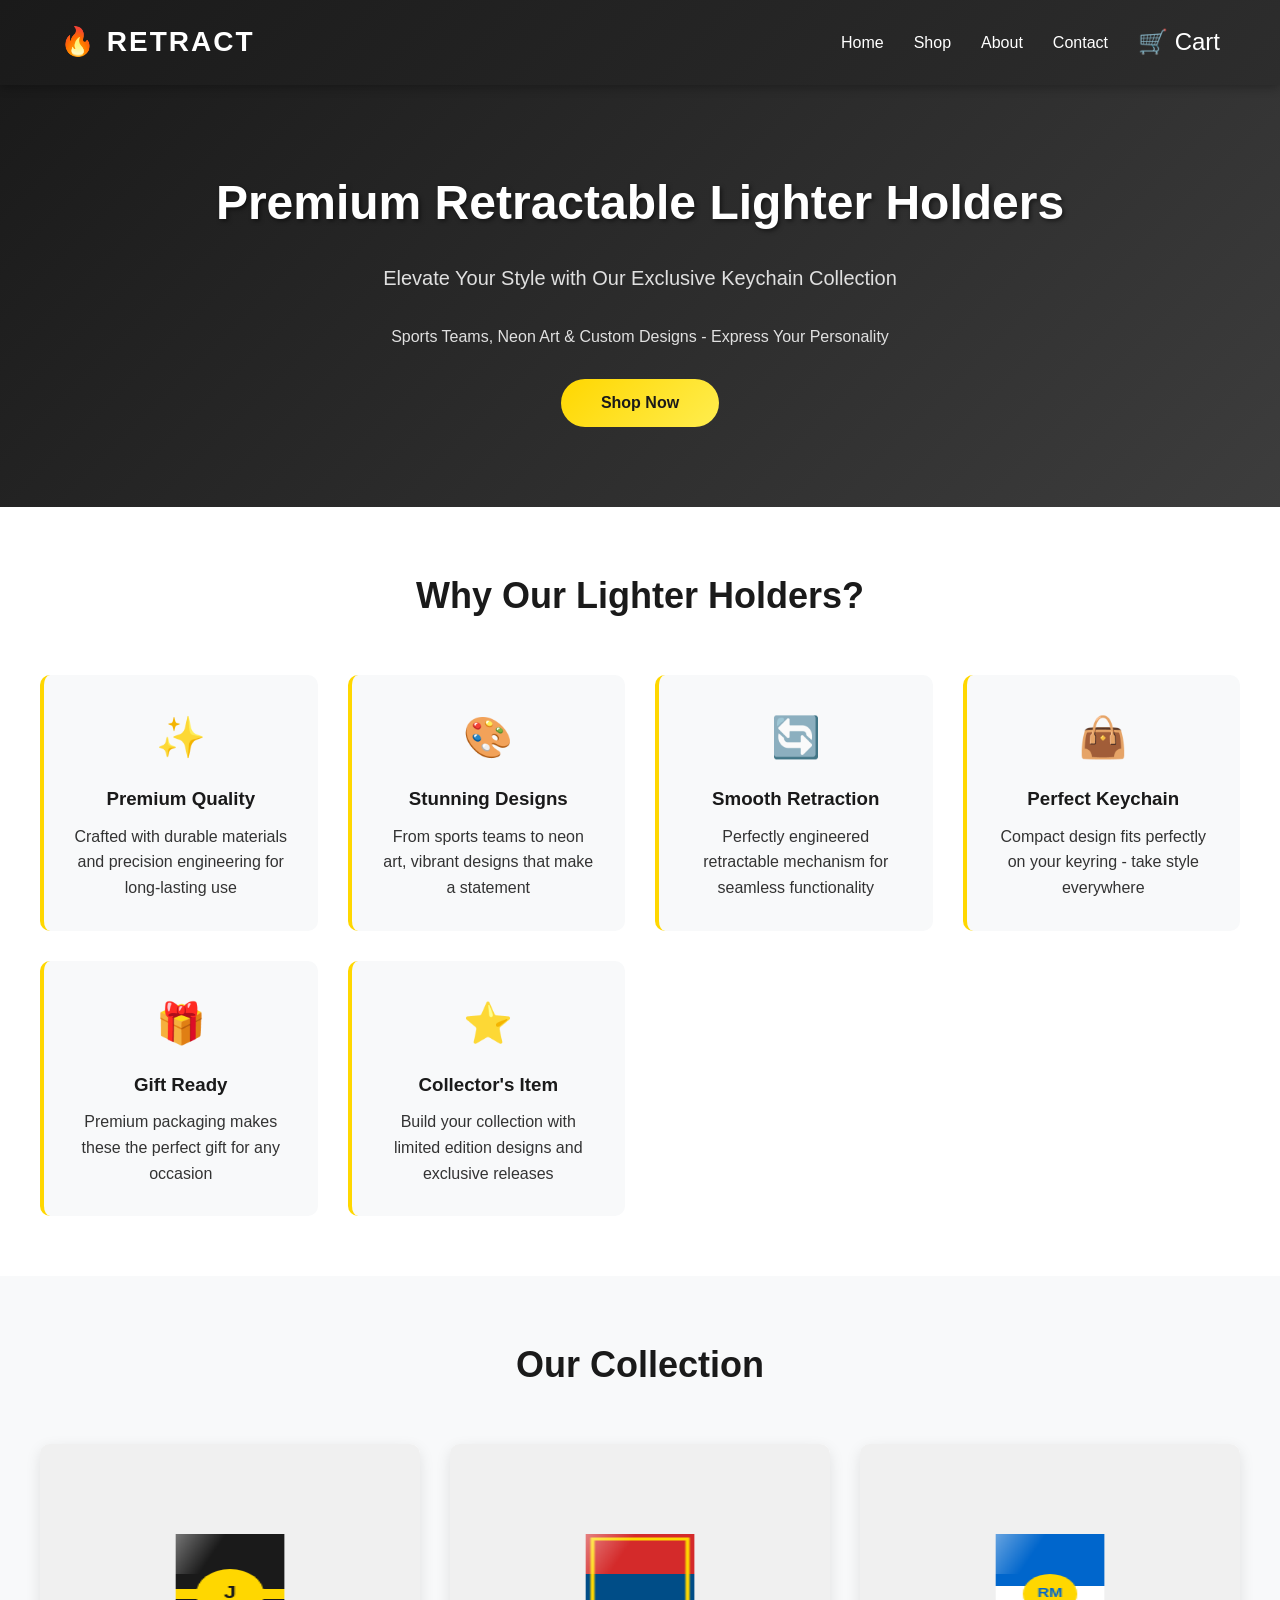
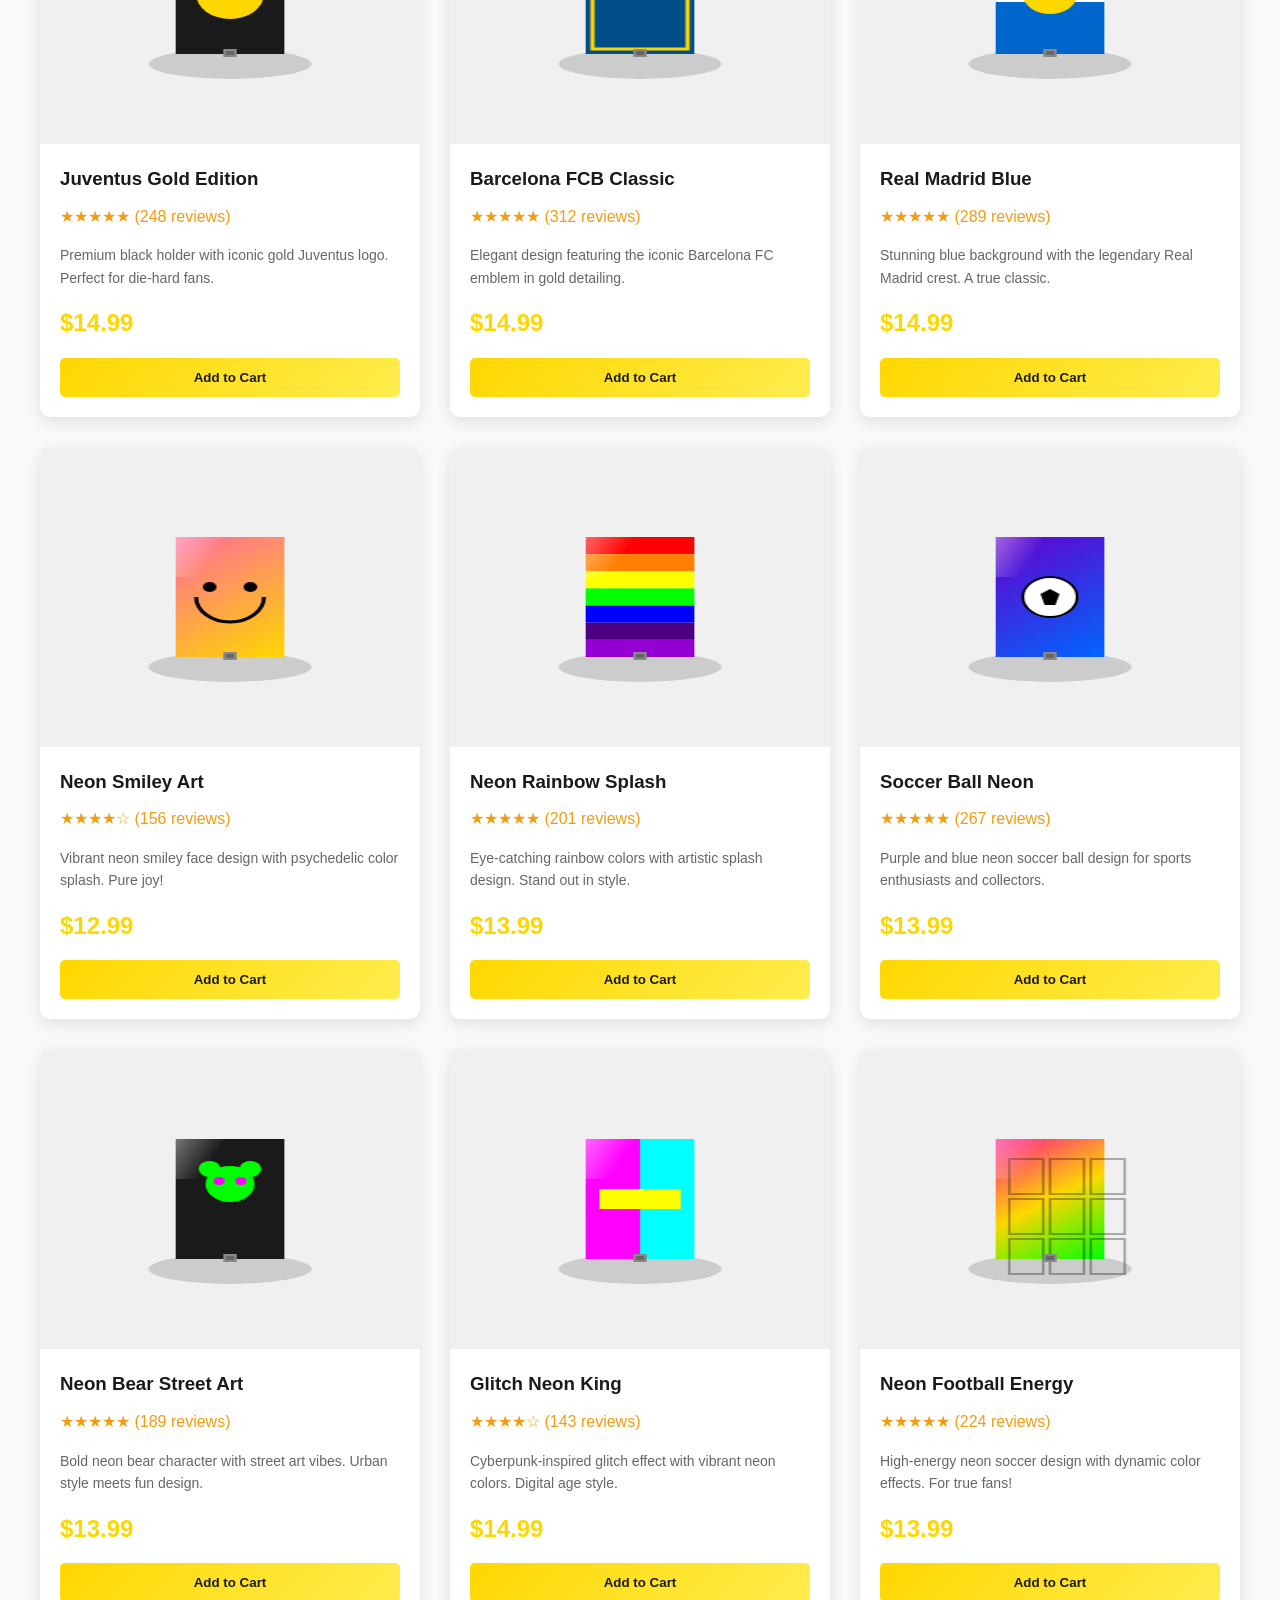
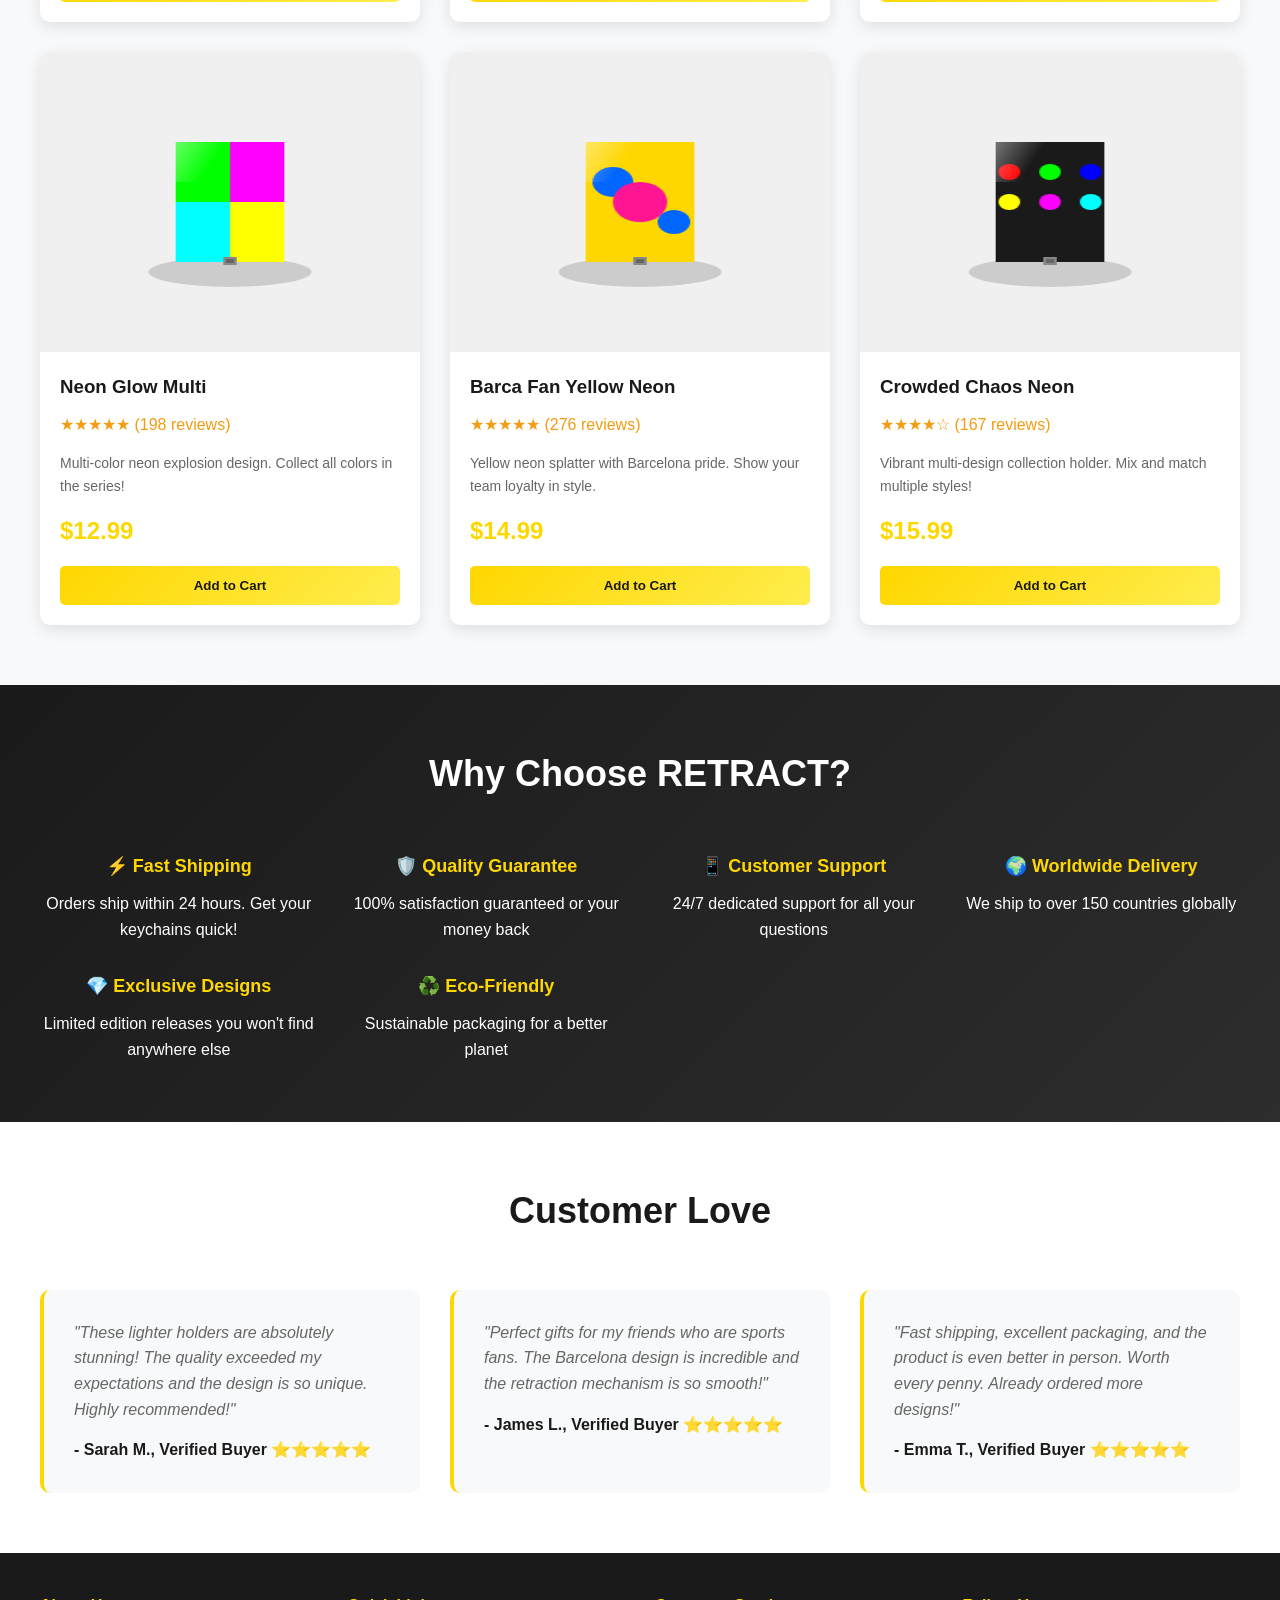
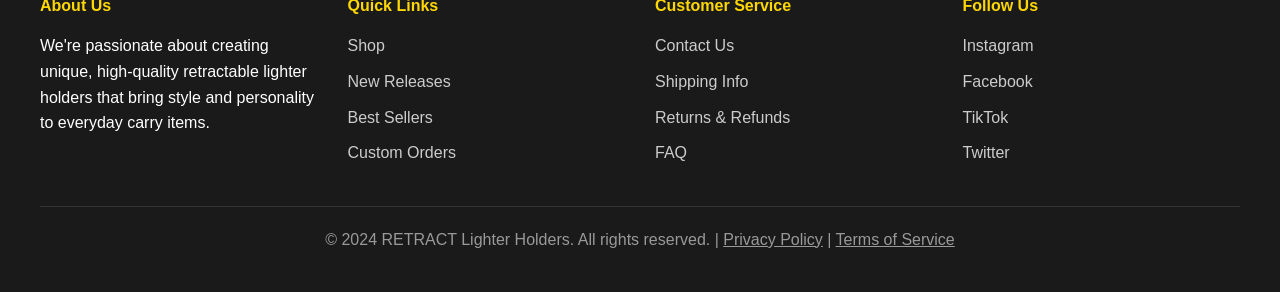
<file: index.html>
<!DOCTYPE html>
<html lang="en">
<head>
    <meta charset="UTF-8">
    <meta name="viewport" content="width=device-width, initial-scale=1.0">
    <title>Retract Lighter Holders - Premium Keychain Collection</title>
    <style>
        * {
            margin: 0;
            padding: 0;
            box-sizing: border-box;
        }

        body {
            font-family: 'Segoe UI', Tahoma, Geneva, Verdana, sans-serif;
            line-height: 1.6;
            color: #333;
            background-color: #f8f9fa;
        }

        header {
            background: linear-gradient(135deg, #1a1a1a 0%, #2d2d2d 100%);
            color: white;
            padding: 20px 0;
            position: sticky;
            top: 0;
            z-index: 1000;
            box-shadow: 0 2px 10px rgba(0,0,0,0.3);
        }

        .header-container {
            max-width: 1200px;
            margin: 0 auto;
            padding: 0 20px;
            display: flex;
            justify-content: space-between;
            align-items: center;
        }

        .logo {
            font-size: 28px;
            font-weight: bold;
            letter-spacing: 2px;
        }

        .nav-links {
            display: flex;
            gap: 30px;
            align-items: center;
        }

        .nav-links a {
            color: white;
            text-decoration: none;
            transition: color 0.3s;
        }

        .nav-links a:hover {
            color: #ffd700;
        }

        .cart-icon {
            font-size: 24px;
            cursor: pointer;
        }

        .hero {
            background: linear-gradient(135deg, #1a1a1a 0%, #3d3d3d 100%);
            color: white;
            padding: 80px 20px;
            text-align: center;
        }

        .hero-container {
            max-width: 1200px;
            margin: 0 auto;
        }

        .hero h1 {
            font-size: 48px;
            margin-bottom: 20px;
            text-shadow: 2px 2px 4px rgba(0,0,0,0.5);
        }

        .hero p {
            font-size: 20px;
            margin-bottom: 30px;
            color: #e0e0e0;
        }

        .cta-button {
            display: inline-block;
            background: linear-gradient(135deg, #ffd700 0%, #ffed4e 100%);
            color: #1a1a1a;
            padding: 15px 40px;
            border-radius: 50px;
            text-decoration: none;
            font-weight: bold;
            font-size: 16px;
            transition: transform 0.3s, box-shadow 0.3s;
            border: none;
            cursor: pointer;
        }

        .cta-button:hover {
            transform: translateY(-2px);
            box-shadow: 0 10px 25px rgba(255, 215, 0, 0.3);
        }

        .features {
            background: white;
            padding: 60px 20px;
        }

        .features-container {
            max-width: 1200px;
            margin: 0 auto;
        }

        .section-title {
            text-align: center;
            font-size: 36px;
            margin-bottom: 50px;
            color: #1a1a1a;
        }

        .features-grid {
            display: grid;
            grid-template-columns: repeat(auto-fit, minmax(250px, 1fr));
            gap: 30px;
        }

        .feature-card {
            background: #f8f9fa;
            padding: 30px;
            border-radius: 10px;
            text-align: center;
            transition: transform 0.3s, box-shadow 0.3s;
            border-left: 4px solid #ffd700;
        }

        .feature-card:hover {
            transform: translateY(-5px);
            box-shadow: 0 10px 30px rgba(0,0,0,0.1);
        }

        .feature-icon {
            font-size: 40px;
            margin-bottom: 15px;
        }

        .feature-card h3 {
            margin-bottom: 10px;
            color: #1a1a1a;
        }

        .products {
            padding: 60px 20px;
            background: #f8f9fa;
        }

        .products-container {
            max-width: 1200px;
            margin: 0 auto;
        }

        .products-grid {
            display: grid;
            grid-template-columns: repeat(auto-fill, minmax(280px, 1fr));
            gap: 30px;
        }

        .product-card {
            background: white;
            border-radius: 10px;
            overflow: hidden;
            box-shadow: 0 5px 15px rgba(0,0,0,0.1);
            transition: transform 0.3s, box-shadow 0.3s;
        }

        .product-card:hover {
            transform: translateY(-10px);
            box-shadow: 0 15px 30px rgba(0,0,0,0.2);
        }

        .product-image {
            width: 100%;
            height: 300px;
            background: linear-gradient(135deg, #f0f0f0 0%, #ffffff 100%);
            display: flex;
            align-items: center;
            justify-content: center;
            position: relative;
            overflow: hidden;
        }

        .product-image canvas {
            width: 100%;
            height: 100%;
        }

        .product-info {
            padding: 20px;
        }

        .product-info h3 {
            margin-bottom: 10px;
            color: #1a1a1a;
        }

        .product-info p {
            color: #666;
            margin-bottom: 15px;
            font-size: 14px;
        }

        .product-price {
            font-size: 24px;
            font-weight: bold;
            color: #ffd700;
            margin-bottom: 15px;
        }

        .product-rating {
            color: #f39c12;
            margin-bottom: 15px;
        }

        .add-to-cart {
            width: 100%;
            background: linear-gradient(135deg, #ffd700 0%, #ffed4e 100%);
            color: #1a1a1a;
            border: none;
            padding: 12px;
            border-radius: 5px;
            font-weight: bold;
            cursor: pointer;
            transition: transform 0.2s;
        }

        .add-to-cart:hover {
            transform: scale(1.05);
        }

        .why-choose {
            background: linear-gradient(135deg, #1a1a1a 0%, #2d2d2d 100%);
            color: white;
            padding: 60px 20px;
        }

        .why-choose-container {
            max-width: 1200px;
            margin: 0 auto;
        }

        .why-choose .section-title {
            color: white;
        }

        .why-grid {
            display: grid;
            grid-template-columns: repeat(auto-fit, minmax(250px, 1fr));
            gap: 30px;
        }

        .why-item {
            text-align: center;
        }

        .why-item h4 {
            margin-bottom: 10px;
            color: #ffd700;
            font-size: 18px;
        }

        .testimonials {
            background: white;
            padding: 60px 20px;
        }

        .testimonials-container {
            max-width: 1200px;
            margin: 0 auto;
        }

        .testimonials-grid {
            display: grid;
            grid-template-columns: repeat(auto-fit, minmax(300px, 1fr));
            gap: 30px;
        }

        .testimonial-card {
            background: #f8f9fa;
            padding: 30px;
            border-radius: 10px;
            border-left: 4px solid #ffd700;
        }

        .testimonial-text {
            margin-bottom: 15px;
            font-style: italic;
            color: #666;
        }

        .testimonial-author {
            font-weight: bold;
            color: #1a1a1a;
        }

        footer {
            background: #1a1a1a;
            color: white;
            padding: 40px 20px;
            text-align: center;
        }

        .footer-container {
            max-width: 1200px;
            margin: 0 auto;
        }

        .footer-content {
            display: grid;
            grid-template-columns: repeat(auto-fit, minmax(250px, 1fr));
            gap: 30px;
            margin-bottom: 30px;
            text-align: left;
        }

        .footer-section h4 {
            color: #ffd700;
            margin-bottom: 15px;
        }

        .footer-section ul {
            list-style: none;
        }

        .footer-section ul li {
            margin-bottom: 10px;
        }

        .footer-section a {
            color: #ccc;
            text-decoration: none;
            transition: color 0.3s;
        }

        .footer-section a:hover {
            color: #ffd700;
        }

        .footer-bottom {
            border-top: 1px solid #333;
            padding-top: 20px;
            color: #999;
        }

        @media (max-width: 768px) {
            .hero h1 { font-size: 32px; }
            .hero p { font-size: 16px; }
            .nav-links { gap: 15px; font-size: 14px; }
            .products-grid { grid-template-columns: repeat(auto-fill, minmax(200px, 1fr)); gap: 20px; }
            .product-image { height: 200px; }
            .section-title { font-size: 28px; }
        }

        @keyframes fadeIn {
            from { opacity: 0; transform: translateY(20px); }
            to { opacity: 1; transform: translateY(0); }
        }

        .product-card { animation: fadeIn 0.6s ease-out forwards; }
        .product-card:nth-child(n) { animation-delay: calc(0.1s * var(--index)); }
    </style>
</head>
<body>
    <header>
        <div class="header-container">
            <div class="logo">🔥 RETRACT</div>
            <nav class="nav-links">
                <a href="#home">Home</a>
                <a href="#products">Shop</a>
                <a href="#about">About</a>
                <a href="#contact">Contact</a>
                <span class="cart-icon">🛒 Cart</span>
            </nav>
        </div>
    </header>

    <section class="hero" id="home">
        <div class="hero-container">
            <h1>Premium Retractable Lighter Holders</h1>
            <p>Elevate Your Style with Our Exclusive Keychain Collection</p>
            <p style="font-size: 16px; margin-bottom: 30px;">Sports Teams, Neon Art & Custom Designs - Express Your Personality</p>
            <button class="cta-button">Shop Now</button>
        </div>
    </section>

    <section class="features">
        <div class="features-container">
            <h2 class="section-title">Why Our Lighter Holders?</h2>
            <div class="features-grid">
                <div class="feature-card">
                    <div class="feature-icon">✨</div>
                    <h3>Premium Quality</h3>
                    <p>Crafted with durable materials and precision engineering for long-lasting use</p>
                </div>
                <div class="feature-card">
                    <div class="feature-icon">🎨</div>
                    <h3>Stunning Designs</h3>
                    <p>From sports teams to neon art, vibrant designs that make a statement</p>
                </div>
                <div class="feature-card">
                    <div class="feature-icon">🔄</div>
                    <h3>Smooth Retraction</h3>
                    <p>Perfectly engineered retractable mechanism for seamless functionality</p>
                </div>
                <div class="feature-card">
                    <div class="feature-icon">👜</div>
                    <h3>Perfect Keychain</h3>
                    <p>Compact design fits perfectly on your keyring - take style everywhere</p>
                </div>
                <div class="feature-card">
                    <div class="feature-icon">🎁</div>
                    <h3>Gift Ready</h3>
                    <p>Premium packaging makes these the perfect gift for any occasion</p>
                </div>
                <div class="feature-card">
                    <div class="feature-icon">⭐</div>
                    <h3>Collector's Item</h3>
                    <p>Build your collection with limited edition designs and exclusive releases</p>
                </div>
            </div>
        </div>
    </section>

    <section class="products" id="products">
        <div class="products-container">
            <h2 class="section-title">Our Collection</h2>
            <div class="products-grid">
                <div class="product-card"><div class="product-image"><canvas id="canvas-1" width="280" height="300"></canvas></div><div class="product-info"><h3>Juventus Gold Edition</h3><div class="product-rating">★★★★★ (248 reviews)</div><p>Premium black holder with iconic gold Juventus logo. Perfect for die-hard fans.</p><div class="product-price">$14.99</div><button class="add-to-cart">Add to Cart</button></div></div>
                <div class="product-card"><div class="product-image"><canvas id="canvas-2" width="280" height="300"></canvas></div><div class="product-info"><h3>Barcelona FCB Classic</h3><div class="product-rating">★★★★★ (312 reviews)</div><p>Elegant design featuring the iconic Barcelona FC emblem in gold detailing.</p><div class="product-price">$14.99</div><button class="add-to-cart">Add to Cart</button></div></div>
                <div class="product-card"><div class="product-image"><canvas id="canvas-3" width="280" height="300"></canvas></div><div class="product-info"><h3>Real Madrid Blue</h3><div class="product-rating">★★★★★ (289 reviews)</div><p>Stunning blue background with the legendary Real Madrid crest. A true classic.</p><div class="product-price">$14.99</div><button class="add-to-cart">Add to Cart</button></div></div>
                <div class="product-card"><div class="product-image"><canvas id="canvas-4" width="280" height="300"></canvas></div><div class="product-info"><h3>Neon Smiley Art</h3><div class="product-rating">★★★★☆ (156 reviews)</div><p>Vibrant neon smiley face design with psychedelic color splash. Pure joy!</p><div class="product-price">$12.99</div><button class="add-to-cart">Add to Cart</button></div></div>
                <div class="product-card"><div class="product-image"><canvas id="canvas-5" width="280" height="300"></canvas></div><div class="product-info"><h3>Neon Rainbow Splash</h3><div class="product-rating">★★★★★ (201 reviews)</div><p>Eye-catching rainbow colors with artistic splash design. Stand out in style.</p><div class="product-price">$13.99</div><button class="add-to-cart">Add to Cart</button></div></div>
                <div class="product-card"><div class="product-image"><canvas id="canvas-6" width="280" height="300"></canvas></div><div class="product-info"><h3>Soccer Ball Neon</h3><div class="product-rating">★★★★★ (267 reviews)</div><p>Purple and blue neon soccer ball design for sports enthusiasts and collectors.</p><div class="product-price">$13.99</div><button class="add-to-cart">Add to Cart</button></div></div>
                <div class="product-card"><div class="product-image"><canvas id="canvas-7" width="280" height="300"></canvas></div><div class="product-info"><h3>Neon Bear Street Art</h3><div class="product-rating">★★★★★ (189 reviews)</div><p>Bold neon bear character with street art vibes. Urban style meets fun design.</p><div class="product-price">$13.99</div><button class="add-to-cart">Add to Cart</button></div></div>
                <div class="product-card"><div class="product-image"><canvas id="canvas-8" width="280" height="300"></canvas></div><div class="product-info"><h3>Glitch Neon King</h3><div class="product-rating">★★★★☆ (143 reviews)</div><p>Cyberpunk-inspired glitch effect with vibrant neon colors. Digital age style.</p><div class="product-price">$14.99</div><button class="add-to-cart">Add to Cart</button></div></div>
                <div class="product-card"><div class="product-image"><canvas id="canvas-9" width="280" height="300"></canvas></div><div class="product-info"><h3>Neon Football Energy</h3><div class="product-rating">★★★★★ (224 reviews)</div><p>High-energy neon soccer design with dynamic color effects. For true fans!</p><div class="product-price">$13.99</div><button class="add-to-cart">Add to Cart</button></div></div>
                <div class="product-card"><div class="product-image"><canvas id="canvas-10" width="280" height="300"></canvas></div><div class="product-info"><h3>Neon Glow Multi</h3><div class="product-rating">★★★★★ (198 reviews)</div><p>Multi-color neon explosion design. Collect all colors in the series!</p><div class="product-price">$12.99</div><button class="add-to-cart">Add to Cart</button></div></div>
                <div class="product-card"><div class="product-image"><canvas id="canvas-11" width="280" height="300"></canvas></div><div class="product-info"><h3>Barca Fan Yellow Neon</h3><div class="product-rating">★★★★★ (276 reviews)</div><p>Yellow neon splatter with Barcelona pride. Show your team loyalty in style.</p><div class="product-price">$14.99</div><button class="add-to-cart">Add to Cart</button></div></div>
                <div class="product-card"><div class="product-image"><canvas id="canvas-12" width="280" height="300"></canvas></div><div class="product-info"><h3>Crowded Chaos Neon</h3><div class="product-rating">★★★★☆ (167 reviews)</div><p>Vibrant multi-design collection holder. Mix and match multiple styles!</p><div class="product-price">$15.99</div><button class="add-to-cart">Add to Cart</button></div></div>
            </div>
        </div>
    </section>

    <section class="why-choose" id="about">
        <div class="why-choose-container">
            <h2 class="section-title">Why Choose RETRACT?</h2>
            <div class="why-grid">
                <div class="why-item"><h4>⚡ Fast Shipping</h4><p>Orders ship within 24 hours. Get your keychains quick!</p></div>
                <div class="why-item"><h4>🛡️ Quality Guarantee</h4><p>100% satisfaction guaranteed or your money back</p></div>
                <div class="why-item"><h4>📱 Customer Support</h4><p>24/7 dedicated support for all your questions</p></div>
                <div class="why-item"><h4>🌍 Worldwide Delivery</h4><p>We ship to over 150 countries globally</p></div>
                <div class="why-item"><h4>💎 Exclusive Designs</h4><p>Limited edition releases you won't find anywhere else</p></div>
                <div class="why-item"><h4>♻️ Eco-Friendly</h4><p>Sustainable packaging for a better planet</p></div>
            </div>
        </div>
    </section>

    <section class="testimonials">
        <div class="testimonials-container">
            <h2 class="section-title">Customer Love</h2>
            <div class="testimonials-grid">
                <div class="testimonial-card"><div class="testimonial-text">"These lighter holders are absolutely stunning! The quality exceeded my expectations and the design is so unique. Highly recommended!"</div><div class="testimonial-author">- Sarah M., Verified Buyer ⭐⭐⭐⭐⭐</div></div>
                <div class="testimonial-card"><div class="testimonial-text">"Perfect gifts for my friends who are sports fans. The Barcelona design is incredible and the retraction mechanism is so smooth!"</div><div class="testimonial-author">- James L., Verified Buyer ⭐⭐⭐⭐⭐</div></div>
                <div class="testimonial-card"><div class="testimonial-text">"Fast shipping, excellent packaging, and the product is even better in person. Worth every penny. Already ordered more designs!"</div><div class="testimonial-author">- Emma T., Verified Buyer ⭐⭐⭐⭐⭐</div></div>
            </div>
        </div>
    </section>

    <footer id="contact">
        <div class="footer-container">
            <div class="footer-content">
                <div class="footer-section"><h4>About Us</h4><p>We're passionate about creating unique, high-quality retractable lighter holders that bring style and personality to everyday carry items.</p></div>
                <div class="footer-section"><h4>Quick Links</h4><ul><li><a href="#products">Shop</a></li><li><a href="#">New Releases</a></li><li><a href="#">Best Sellers</a></li><li><a href="#">Custom Orders</a></li></ul></div>
                <div class="footer-section"><h4>Customer Service</h4><ul><li><a href="#">Contact Us</a></li><li><a href="#">Shipping Info</a></li><li><a href="#">Returns & Refunds</a></li><li><a href="#">FAQ</a></li></ul></div>
                <div class="footer-section"><h4>Follow Us</h4><ul><li><a href="#">Instagram</a></li><li><a href="#">Facebook</a></li><li><a href="#">TikTok</a></li><li><a href="#">Twitter</a></li></ul></div>
            </div>
            <div class="footer-bottom"><p>&copy; 2024 RETRACT Lighter Holders. All rights reserved. | <a href="#" style="color: #999;">Privacy Policy</a> | <a href="#" style="color: #999;">Terms of Service</a></p></div>
        </div>
    </footer>

    <script>
        function drawLighterHolder(canvasId, designType) {
            const canvas = document.getElementById(canvasId);
            const ctx = canvas.getContext('2d');
            const width = canvas.width;
            const height = canvas.height;
            ctx.fillStyle = '#f0f0f0';
            ctx.fillRect(0, 0, width, height);
            const holderX = width / 2;
            const holderY = height / 2;
            const holderWidth = 80;
            const holderHeight = 120;
            ctx.fillStyle = 'rgba(0, 0, 0, 0.15)';
            ctx.ellipse(holderX, holderY + 70, holderWidth / 2 + 20, 15, 0, 0, Math.PI * 2);
            ctx.fill();
            if (designType === 'juventus') {
                ctx.fillStyle = '#1a1a1a';
                ctx.fillRect(holderX - holderWidth / 2, holderY - holderHeight / 2, holderWidth, holderHeight);
                ctx.fillStyle = '#ffd700';
                ctx.fillRect(holderX - holderWidth / 2, holderY - 5, holderWidth, 10);
                ctx.fillStyle = '#ffd700';
                ctx.beginPath();
                ctx.arc(holderX, holderY, 25, 0, Math.PI * 2);
                ctx.fill();
                ctx.fillStyle = '#1a1a1a';
                ctx.font = 'bold 16px Arial';
                ctx.textAlign = 'center';
                ctx.textBaseline = 'middle';
                ctx.fillText('J', holderX, holderY);
            } else if (designType === 'barcelona') {
                ctx.fillStyle = '#004d87';
                ctx.fillRect(holderX - holderWidth / 2, holderY - holderHeight / 2, holderWidth, holderHeight);
                ctx.fillStyle = '#d42a2a';
                ctx.fillRect(holderX - holderWidth / 2, holderY - holderHeight / 2, holderWidth, holderHeight / 3);
                ctx.strokeStyle = '#ffd700';
                ctx.lineWidth = 3;
                ctx.strokeRect(holderX - holderWidth / 2 + 5, holderY - holderHeight / 2 + 5, holderWidth - 10, holderHeight - 10);
            } else if (designType === 'realmadrid') {
                ctx.fillStyle = '#0066cc';
                ctx.fillRect(holderX - holderWidth / 2, holderY - holderHeight / 2, holderWidth, holderHeight);
                ctx.fillStyle = 'white';
                ctx.fillRect(holderX - holderWidth / 2, holderY - 8, holderWidth, 16);
                ctx.fillStyle = '#ffd700';
                ctx.beginPath();
                ctx.arc(holderX, holderY, 20, 0, Math.PI * 2);
                ctx.fill();
                ctx.fillStyle = '#0066cc';
                ctx.font = 'bold 12px Arial';
                ctx.textAlign = 'center';
                ctx.textBaseline = 'middle';
                ctx.fillText('RM', holderX, holderY);
            } else if (designType === 'smiley') {
                const gradient = ctx.createLinearGradient(holderX - holderWidth / 2, holderY - holderHeight / 2, holderX + holderWidth / 2, holderY + holderHeight / 2);
                gradient.addColorStop(0, '#ff6b9d');
                gradient.addColorStop(1, '#ffd700');
                ctx.fillStyle = gradient;
                ctx.fillRect(holderX - holderWidth / 2, holderY - holderHeight / 2, holderWidth, holderHeight);
                ctx.fillStyle = '#000';
                ctx.beginPath();
                ctx.arc(holderX - 15, holderY - 10, 5, 0, Math.PI * 2);
                ctx.fill();
                ctx.beginPath();
                ctx.arc(holderX + 15, holderY - 10, 5, 0, Math.PI * 2);
                ctx.fill();
                ctx.strokeStyle = '#000';
                ctx.lineWidth = 3;
                ctx.beginPath();
                ctx.arc(holderX, holderY, 25, 0, Math.PI, false);
                ctx.stroke();
            } else if (designType === 'rainbow') {
                const colors = ['#ff0000', '#ff7f00', '#ffff00', '#00ff00', '#0000ff', '#4b0082', '#9400d3'];
                const stripeHeight = holderHeight / colors.length;
                colors.forEach((color, index) => {
                    ctx.fillStyle = color;
                    ctx.fillRect(holderX - holderWidth / 2, holderY - holderHeight / 2 + index * stripeHeight, holderWidth, stripeHeight);
                });
            } else if (designType === 'soccer') {
                const gradient = ctx.createLinearGradient(holderX - holderWidth / 2, holderY - holderHeight / 2, holderX + holderWidth / 2, holderY + holderHeight / 2);
                gradient.addColorStop(0, '#6600cc');
                gradient.addColorStop(1, '#0066ff');
                ctx.fillStyle = gradient;
                ctx.fillRect(holderX - holderWidth / 2, holderY - holderHeight / 2, holderWidth, holderHeight);
                ctx.fillStyle = 'white';
                ctx.beginPath();
                ctx.arc(holderX, holderY, 20, 0, Math.PI * 2);
                ctx.fill();
                ctx.strokeStyle = '#000';
                ctx.lineWidth = 2;
                ctx.beginPath();
                ctx.arc(holderX, holderY, 20, 0, Math.PI * 2);
                ctx.stroke();
                ctx.fillStyle = '#000';
                ctx.beginPath();
                ctx.moveTo(holderX, holderY - 8);
                ctx.lineTo(holderX + 7, holderY - 3);
                ctx.lineTo(holderX + 4, holderY + 8);
                ctx.lineTo(holderX - 4, holderY + 8);
                ctx.lineTo(holderX - 7, holderY - 3);
                ctx.closePath();
                ctx.fill();
            } else if (designType === 'bear') {
                ctx.fillStyle = '#1a1a1a';
                ctx.fillRect(holderX - holderWidth / 2, holderY - holderHeight / 2, holderWidth, holderHeight);
                ctx.fillStyle = '#00ff00';
                ctx.beginPath();
                ctx.arc(holderX, holderY - 15, 18, 0, Math.PI * 2);
                ctx.fill();
                ctx.beginPath();
                ctx.arc(holderX - 15, holderY - 30, 8, 0, Math.PI * 2);
                ctx.fill();
                ctx.beginPath();
                ctx.arc(holderX + 15, holderY - 30, 8, 0, Math.PI * 2);
                ctx.fill();
                ctx.fillStyle = '#ff00ff';
                ctx.beginPath();
                ctx.arc(holderX - 8, holderY - 18, 4, 0, Math.PI * 2);
                ctx.fill();
                ctx.beginPath();
                ctx.arc(holderX + 8, holderY - 18, 4, 0, Math.PI * 2);
                ctx.fill();
            } else if (designType === 'glitch') {
                ctx.fillStyle = '#ff00ff';
                ctx.fillRect(holderX - holderWidth / 2, holderY - holderHeight / 2, holderWidth / 2, holderHeight);
                ctx.fillStyle = '#00ffff';
                ctx.fillRect(holderX, holderY - holderHeight / 2, holderWidth / 2, holderHeight);
                ctx.fillStyle = '#ffff00';
                ctx.fillRect(holderX - holderWidth / 2 + 10, holderY - 10, holderWidth - 20, 20);
            } else if (designType === 'football') {
                const gradient = ctx.createLinearGradient(holderX - holderWidth / 2, holderY - holderHeight / 2, holderX + holderWidth / 2, holderY + holderHeight / 2);
                gradient.addColorStop(0, '#ff1493');
                gradient.addColorStop(0.5, '#ffd700');
                gradient.addColorStop(1, '#00ff00');
                ctx.fillStyle = gradient;
                ctx.fillRect(holderX - holderWidth / 2, holderY - holderHeight / 2, holderWidth, holderHeight);
                ctx.strokeStyle = 'rgba(0,0,0,0.3)';
                ctx.lineWidth = 2;
                for(let i = 0; i < 3; i++) {
                    for(let j = 0; j < 3; j++) {
                        ctx.strokeRect(holderX - 30 + i * 30, holderY - 40 + j * 40, 25, 35);
                    }
                }
            } else if (designType === 'multi') {
                ctx.fillStyle = '#00ff00';
                ctx.fillRect(holderX - holderWidth / 2, holderY - holderHeight / 2, holderWidth / 2, holderHeight / 2);
                ctx.fillStyle = '#ff00ff';
                ctx.fillRect(holderX, holderY - holderHeight / 2, holderWidth / 2, holderHeight / 2);
                ctx.fillStyle = '#00ffff';
                ctx.fillRect(holderX - holderWidth / 2, holderY, holderWidth / 2, holderHeight / 2);
                ctx.fillStyle = '#ffff00';
                ctx.fillRect(holderX, holderY, holderWidth / 2, holderHeight / 2);
            } else if (designType === 'barca-yellow') {
                ctx.fillStyle = '#ffd700';
                ctx.fillRect(holderX - holderWidth / 2, holderY - holderHeight / 2, holderWidth, holderHeight);
                ctx.fillStyle = '#0066ff';
                ctx.beginPath();
                ctx.arc(holderX - 20, holderY - 20, 15, 0, Math.PI * 2);
                ctx.fill();
                ctx.beginPath();
                ctx.arc(holderX + 25, holderY + 20, 12, 0, Math.PI * 2);
                ctx.fill();
                ctx.fillStyle = '#ff1493';
                ctx.beginPath();
                ctx.arc(holderX, holderY, 20, 0, Math.PI * 2);
                ctx.fill();
            } else {
                ctx.fillStyle = '#1a1a1a';
                ctx.fillRect(holderX - holderWidth / 2, holderY - holderHeight / 2, holderWidth, holderHeight);
                const designColors = ['#ff0000', '#00ff00', '#0000ff', '#ffff00', '#ff00ff', '#00ffff'];
                for(let i = 0; i < 6; i++) {
                    ctx.fillStyle = designColors[i];
                    ctx.beginPath();
                    ctx.arc(holderX - 30 + (i % 3) * 30, holderY - 30 + Math.floor(i / 3) * 30, 8, 0, Math.PI * 2);
                    ctx.fill();
                }
            }
            const shineGradient = ctx.createLinearGradient(holderX - holderWidth / 2, holderY - holderHeight / 2, holderX + holderWidth / 4, holderY - holderHeight / 2 + 30);
            shineGradient.addColorStop(0, 'rgba(255, 255, 255, 0.4)');
            shineGradient.addColorStop(0.5, 'rgba(255, 255, 255, 0)');
            ctx.fillStyle = shineGradient;
            ctx.fillRect(holderX - holderWidth / 2, holderY - holderHeight / 2, holderWidth, 40);
            ctx.fillStyle = '#888';
            ctx.fillRect(holderX - 5, holderY + 55, 10, 8);
            ctx.fillStyle = '#666';
            ctx.fillRect(holderX - 3, holderY + 57, 6, 4);
        }
        drawLighterHolder('canvas-1', 'juventus');
        drawLighterHolder('canvas-2', 'barcelona');
        drawLighterHolder('canvas-3', 'realmadrid');
        drawLighterHolder('canvas-4', 'smiley');
        drawLighterHolder('canvas-5', 'rainbow');
        drawLighterHolder('canvas-6', 'soccer');
        drawLighterHolder('canvas-7', 'bear');
        drawLighterHolder('canvas-8', 'glitch');
        drawLighterHolder('canvas-9', 'football');
        drawLighterHolder('canvas-10', 'multi');
        drawLighterHolder('canvas-11', 'barca-yellow');
        drawLighterHolder('canvas-12', 'chaos');
        document.querySelectorAll('a[href^="#"]').forEach(anchor => {
            anchor.addEventListener('click', function (e) {
                e.preventDefault();
                const target = document.querySelector(this.getAttribute('href'));
                if (target) target.scrollIntoView({behavior: 'smooth'});
            });
        });
        document.querySelectorAll('.add-to-cart').forEach(button => {
            button.addEventListener('click', function(e) {
                e.preventDefault();
                const productName = this.closest('.product-info').querySelector('h3').textContent;
                alert(`${productName} added to cart! 🛒`);
            });
        });
        let cartCount = 0;
        document.querySelector('.cart-icon').addEventListener('click', function() {
            alert(`Your cart has ${cartCount} items`);
        });
    </script>
</body>
</html>
</file>
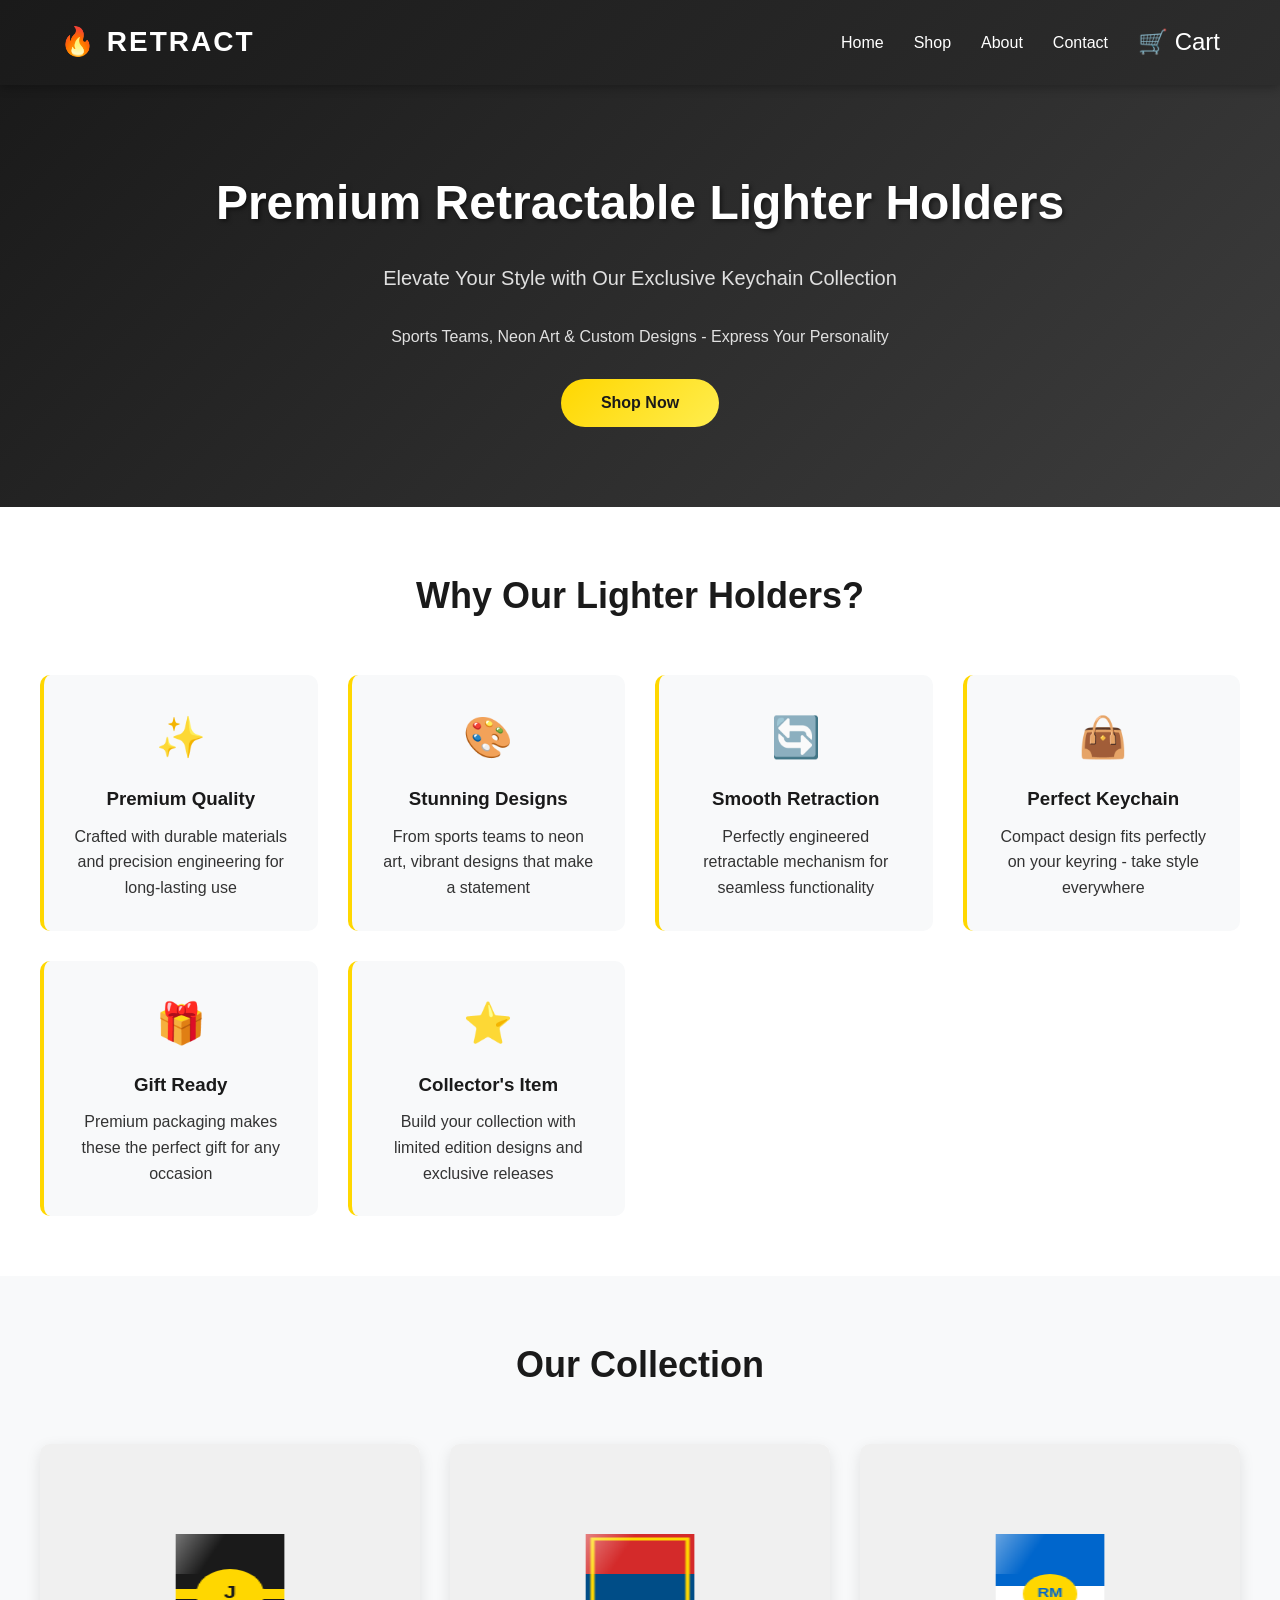
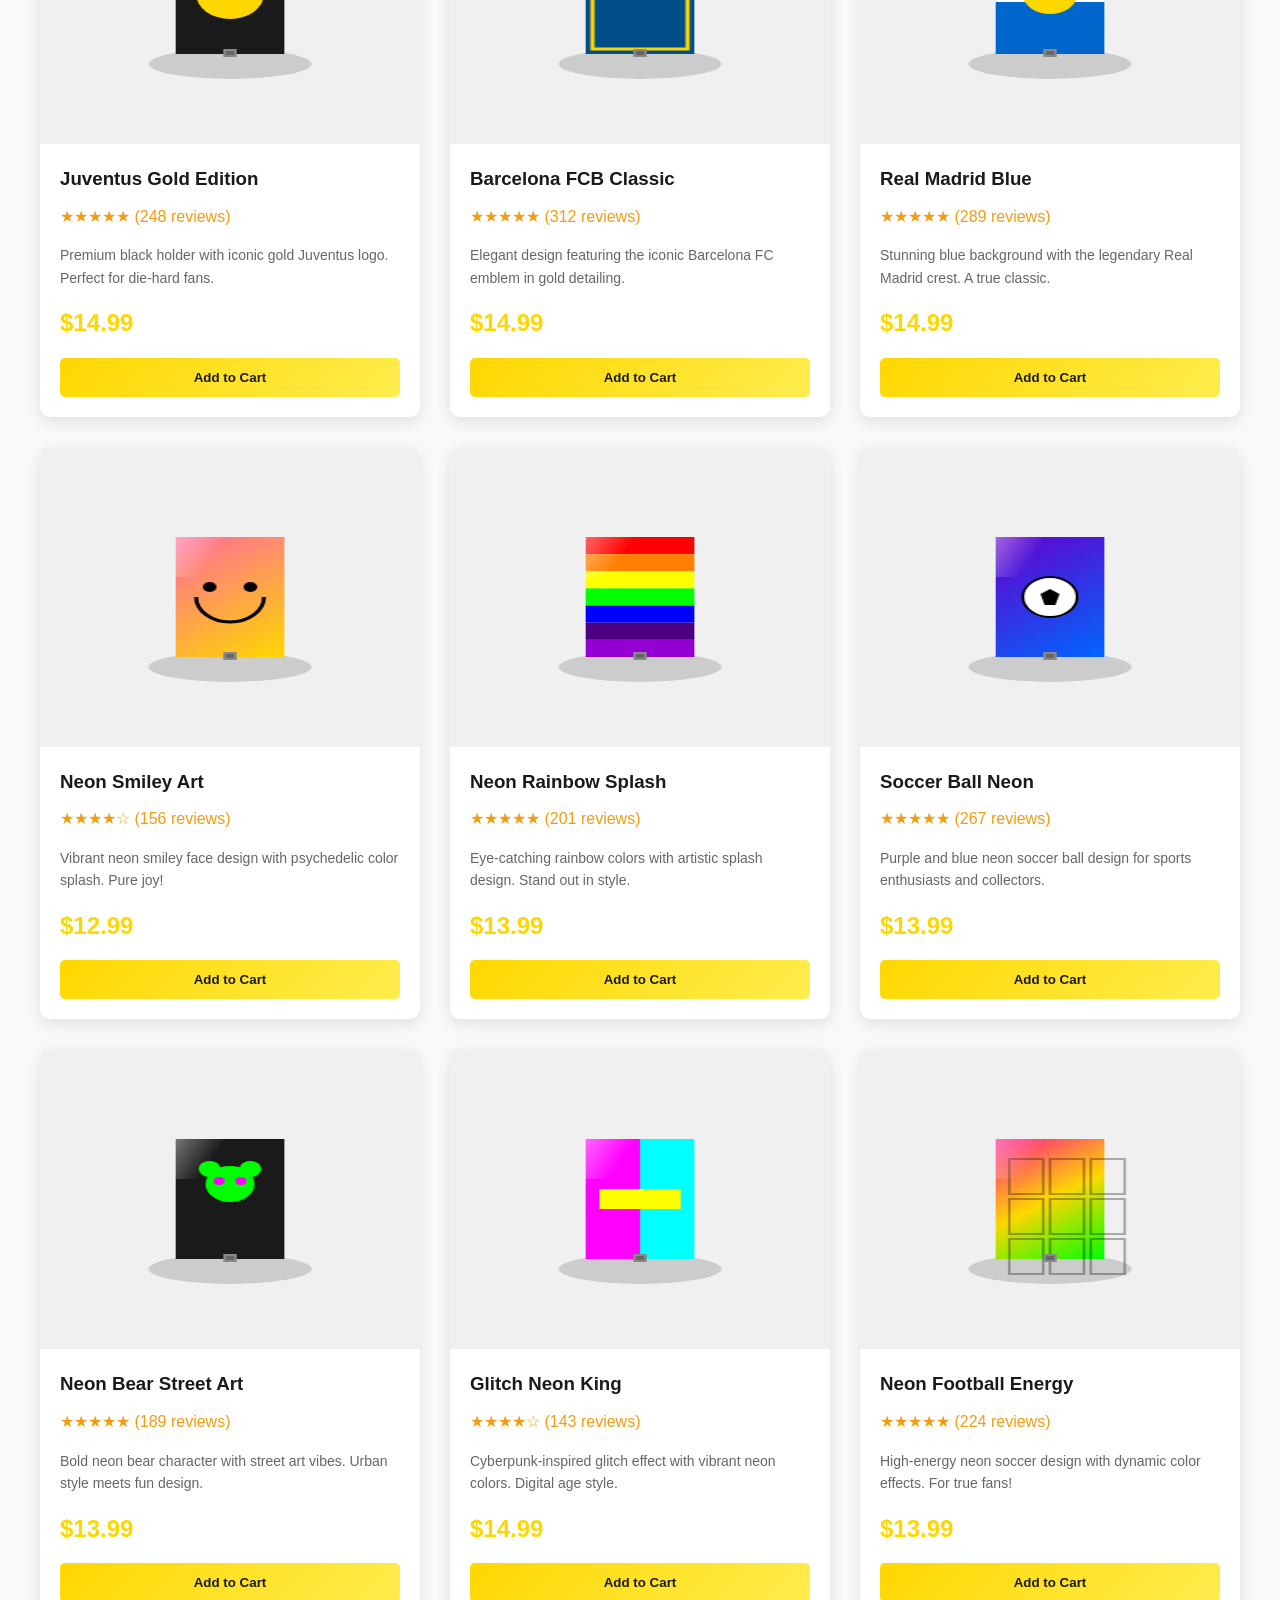
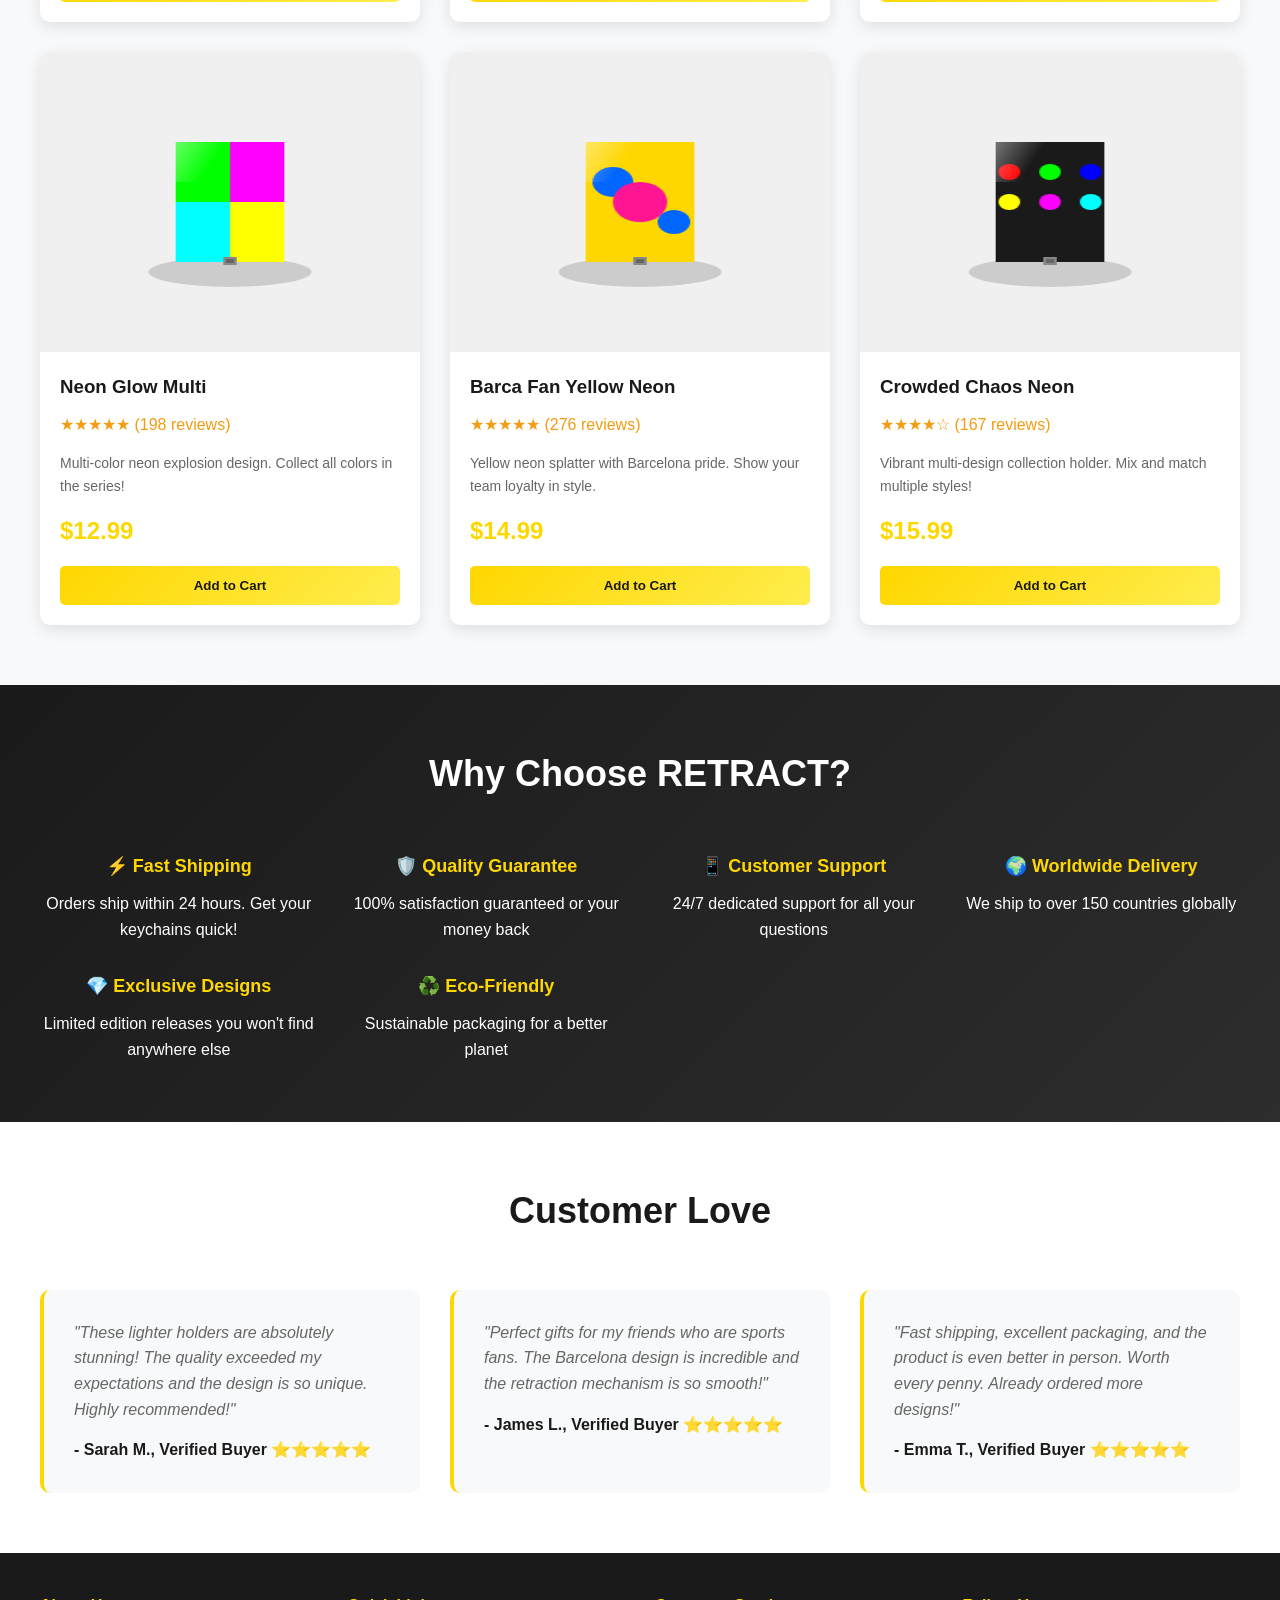
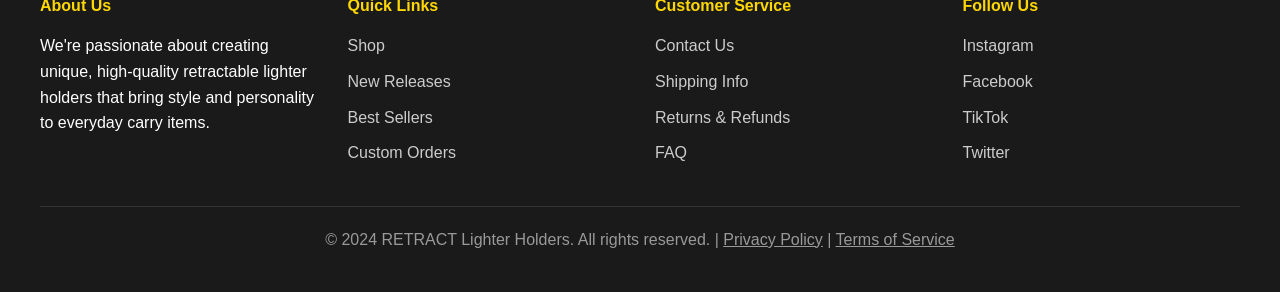
<file: store.html>
<!DOCTYPE html>
<html lang="en">
<head>
    <meta charset="UTF-8">
    <meta name="viewport" content="width=device-width, initial-scale=1.0">
    <title>Retract Lighter Holders - Premium Keychain Collection</title>
    <style>
        * {
            margin: 0;
            padding: 0;
            box-sizing: border-box;
        }

        body {
            font-family: 'Segoe UI', Tahoma, Geneva, Verdana, sans-serif;
            line-height: 1.6;
            color: #333;
            background-color: #f8f9fa;
        }

        header {
            background: linear-gradient(135deg, #1a1a1a 0%, #2d2d2d 100%);
            color: white;
            padding: 20px 0;
            position: sticky;
            top: 0;
            z-index: 1000;
            box-shadow: 0 2px 10px rgba(0,0,0,0.3);
        }

        .header-container {
            max-width: 1200px;
            margin: 0 auto;
            padding: 0 20px;
            display: flex;
            justify-content: space-between;
            align-items: center;
        }

        .logo {
            font-size: 28px;
            font-weight: bold;
            letter-spacing: 2px;
        }

        .nav-links {
            display: flex;
            gap: 30px;
            align-items: center;
        }

        .nav-links a {
            color: white;
            text-decoration: none;
            transition: color 0.3s;
        }

        .nav-links a:hover {
            color: #ffd700;
        }

        .cart-icon {
            font-size: 24px;
            cursor: pointer;
        }

        /* Hero Section */
        .hero {
            background: linear-gradient(135deg, #1a1a1a 0%, #3d3d3d 100%);
            color: white;
            padding: 80px 20px;
            text-align: center;
        }

        .hero-container {
            max-width: 1200px;
            margin: 0 auto;
        }

        .hero h1 {
            font-size: 48px;
            margin-bottom: 20px;
            text-shadow: 2px 2px 4px rgba(0,0,0,0.5);
        }

        .hero p {
            font-size: 20px;
            margin-bottom: 30px;
            color: #e0e0e0;
        }

        .cta-button {
            display: inline-block;
            background: linear-gradient(135deg, #ffd700 0%, #ffed4e 100%);
            color: #1a1a1a;
            padding: 15px 40px;
            border-radius: 50px;
            text-decoration: none;
            font-weight: bold;
            font-size: 16px;
            transition: transform 0.3s, box-shadow 0.3s;
            border: none;
            cursor: pointer;
        }

        .cta-button:hover {
            transform: translateY(-2px);
            box-shadow: 0 10px 25px rgba(255, 215, 0, 0.3);
        }

        /* Features Section */
        .features {
            background: white;
            padding: 60px 20px;
        }

        .features-container {
            max-width: 1200px;
            margin: 0 auto;
        }

        .section-title {
            text-align: center;
            font-size: 36px;
            margin-bottom: 50px;
            color: #1a1a1a;
        }

        .features-grid {
            display: grid;
            grid-template-columns: repeat(auto-fit, minmax(250px, 1fr));
            gap: 30px;
        }

        .feature-card {
            background: #f8f9fa;
            padding: 30px;
            border-radius: 10px;
            text-align: center;
            transition: transform 0.3s, box-shadow 0.3s;
            border-left: 4px solid #ffd700;
        }

        .feature-card:hover {
            transform: translateY(-5px);
            box-shadow: 0 10px 30px rgba(0,0,0,0.1);
        }

        .feature-icon {
            font-size: 40px;
            margin-bottom: 15px;
        }

        .feature-card h3 {
            margin-bottom: 10px;
            color: #1a1a1a;
        }

        /* Products Section */
        .products {
            padding: 60px 20px;
            background: #f8f9fa;
        }

        .products-container {
            max-width: 1200px;
            margin: 0 auto;
        }

        .products-grid {
            display: grid;
            grid-template-columns: repeat(auto-fill, minmax(280px, 1fr));
            gap: 30px;
        }

        .product-card {
            background: white;
            border-radius: 10px;
            overflow: hidden;
            box-shadow: 0 5px 15px rgba(0,0,0,0.1);
            transition: transform 0.3s, box-shadow 0.3s;
        }

        .product-card:hover {
            transform: translateY(-10px);
            box-shadow: 0 15px 30px rgba(0,0,0,0.2);
        }

        .product-image {
            width: 100%;
            height: 300px;
            background: linear-gradient(135deg, #f0f0f0 0%, #ffffff 100%);
            display: flex;
            align-items: center;
            justify-content: center;
            position: relative;
            overflow: hidden;
        }

        .product-image img {
            width: 100%;
            height: 100%;
            object-fit: cover;
            object-position: center;
        }

        .product-image canvas {
            width: 100%;
            height: 100%;
        }

        .product-info {
            padding: 20px;
        }

        .product-info h3 {
            margin-bottom: 10px;
            color: #1a1a1a;
        }

        .product-info p {
            color: #666;
            margin-bottom: 15px;
            font-size: 14px;
        }

        .product-price {
            font-size: 24px;
            font-weight: bold;
            color: #ffd700;
            margin-bottom: 15px;
        }

        .product-rating {
            color: #f39c12;
            margin-bottom: 15px;
        }

        .add-to-cart {
            width: 100%;
            background: linear-gradient(135deg, #ffd700 0%, #ffed4e 100%);
            color: #1a1a1a;
            border: none;
            padding: 12px;
            border-radius: 5px;
            font-weight: bold;
            cursor: pointer;
            transition: transform 0.2s;
        }

        .add-to-cart:hover {
            transform: scale(1.05);
        }

        /* Why Choose Us Section */
        .why-choose {
            background: linear-gradient(135deg, #1a1a1a 0%, #2d2d2d 100%);
            color: white;
            padding: 60px 20px;
        }

        .why-choose-container {
            max-width: 1200px;
            margin: 0 auto;
        }

        .why-choose .section-title {
            color: white;
        }

        .why-grid {
            display: grid;
            grid-template-columns: repeat(auto-fit, minmax(250px, 1fr));
            gap: 30px;
        }

        .why-item {
            text-align: center;
        }

        .why-item h4 {
            margin-bottom: 10px;
            color: #ffd700;
            font-size: 18px;
        }

        /* Testimonials */
        .testimonials {
            background: white;
            padding: 60px 20px;
        }

        .testimonials-container {
            max-width: 1200px;
            margin: 0 auto;
        }

        .testimonials-grid {
            display: grid;
            grid-template-columns: repeat(auto-fit, minmax(300px, 1fr));
            gap: 30px;
        }

        .testimonial-card {
            background: #f8f9fa;
            padding: 30px;
            border-radius: 10px;
            border-left: 4px solid #ffd700;
        }

        .testimonial-text {
            margin-bottom: 15px;
            font-style: italic;
            color: #666;
        }

        .testimonial-author {
            font-weight: bold;
            color: #1a1a1a;
        }

        /* Footer */
        footer {
            background: #1a1a1a;
            color: white;
            padding: 40px 20px;
            text-align: center;
        }

        .footer-container {
            max-width: 1200px;
            margin: 0 auto;
        }

        .footer-content {
            display: grid;
            grid-template-columns: repeat(auto-fit, minmax(250px, 1fr));
            gap: 30px;
            margin-bottom: 30px;
            text-align: left;
        }

        .footer-section h4 {
            color: #ffd700;
            margin-bottom: 15px;
        }

        .footer-section ul {
            list-style: none;
        }

        .footer-section ul li {
            margin-bottom: 10px;
        }

        .footer-section a {
            color: #ccc;
            text-decoration: none;
            transition: color 0.3s;
        }

        .footer-section a:hover {
            color: #ffd700;
        }

        .footer-bottom {
            border-top: 1px solid #333;
            padding-top: 20px;
            color: #999;
        }

        /* Responsive Design */
        @media (max-width: 768px) {
            .hero h1 {
                font-size: 32px;
            }

            .hero p {
                font-size: 16px;
            }

            .nav-links {
                gap: 15px;
                font-size: 14px;
            }

            .products-grid {
                grid-template-columns: repeat(auto-fill, minmax(200px, 1fr));
                gap: 20px;
            }

            .product-image {
                height: 200px;
            }

            .section-title {
                font-size: 28px;
            }

            .hero h1 {
                font-size: 36px;
            }
        }

        /* Animations */
        @keyframes fadeIn {
            from {
                opacity: 0;
                transform: translateY(20px);
            }
            to {
                opacity: 1;
                transform: translateY(0);
            }
        }

        .product-card {
            animation: fadeIn 0.6s ease-out forwards;
        }

        .product-card:nth-child(n) {
            animation-delay: calc(0.1s * var(--index));
        }
    </style>
</head>
<body>
    <!-- Header -->
    <header>
        <div class="header-container">
            <div class="logo">🔥 RETRACT</div>
            <nav class="nav-links">
                <a href="#home">Home</a>
                <a href="#products">Shop</a>
                <a href="#about">About</a>
                <a href="#contact">Contact</a>
                <span class="cart-icon">🛒 Cart</span>
            </nav>
        </div>
    </header>

    <!-- Hero Section -->
    <section class="hero" id="home">
        <div class="hero-container">
            <h1>Premium Retractable Lighter Holders</h1>
            <p>Elevate Your Style with Our Exclusive Keychain Collection</p>
            <p style="font-size: 16px; margin-bottom: 30px;">Sports Teams, Neon Art & Custom Designs - Express Your Personality</p>
            <button class="cta-button">Shop Now</button>
        </div>
    </section>

    <!-- Features Section -->
    <section class="features">
        <div class="features-container">
            <h2 class="section-title">Why Our Lighter Holders?</h2>
            <div class="features-grid">
                <div class="feature-card">
                    <div class="feature-icon">✨</div>
                    <h3>Premium Quality</h3>
                    <p>Crafted with durable materials and precision engineering for long-lasting use</p>
                </div>
                <div class="feature-card">
                    <div class="feature-icon">🎨</div>
                    <h3>Stunning Designs</h3>
                    <p>From sports teams to neon art, vibrant designs that make a statement</p>
                </div>
                <div class="feature-card">
                    <div class="feature-icon">🔄</div>
                    <h3>Smooth Retraction</h3>
                    <p>Perfectly engineered retractable mechanism for seamless functionality</p>
                </div>
                <div class="feature-card">
                    <div class="feature-icon">👜</div>
                    <h3>Perfect Keychain</h3>
                    <p>Compact design fits perfectly on your keyring - take style everywhere</p>
                </div>
                <div class="feature-card">
                    <div class="feature-icon">🎁</div>
                    <h3>Gift Ready</h3>
                    <p>Premium packaging makes these the perfect gift for any occasion</p>
                </div>
                <div class="feature-card">
                    <div class="feature-icon">⭐</div>
                    <h3>Collector's Item</h3>
                    <p>Build your collection with limited edition designs and exclusive releases</p>
                </div>
            </div>
        </div>
    </section>

    <!-- Products Section -->
    <section class="products" id="products">
        <div class="products-container">
            <h2 class="section-title">Our Collection</h2>
            <div class="products-grid">
                <!-- Product 1 -->
                <div class="product-card">
                    <div class="product-image">
                        <canvas id="canvas-1" width="280" height="300"></canvas>
                    </div>
                    <div class="product-info">
                        <h3>Juventus Gold Edition</h3>
                        <div class="product-rating">★★★★★ (248 reviews)</div>
                        <p>Premium black holder with iconic gold Juventus logo. Perfect for die-hard fans.</p>
                        <div class="product-price">$14.99</div>
                        <button class="add-to-cart">Add to Cart</button>
                    </div>
                </div>

                <!-- Product 2 -->
                <div class="product-card">
                    <div class="product-image">
                        <canvas id="canvas-2" width="280" height="300"></canvas>
                    </div>
                    <div class="product-info">
                        <h3>Barcelona FCB Classic</h3>
                        <div class="product-rating">★★★★★ (312 reviews)</div>
                        <p>Elegant design featuring the iconic Barcelona FC emblem in gold detailing.</p>
                        <div class="product-price">$14.99</div>
                        <button class="add-to-cart">Add to Cart</button>
                    </div>
                </div>

                <!-- Product 3 -->
                <div class="product-card">
                    <div class="product-image">
                        <canvas id="canvas-3" width="280" height="300"></canvas>
                    </div>
                    <div class="product-info">
                        <h3>Real Madrid Blue</h3>
                        <div class="product-rating">★★★★★ (289 reviews)</div>
                        <p>Stunning blue background with the legendary Real Madrid crest. A true classic.</p>
                        <div class="product-price">$14.99</div>
                        <button class="add-to-cart">Add to Cart</button>
                    </div>
                </div>

                <!-- Product 4 -->
                <div class="product-card">
                    <div class="product-image">
                        <canvas id="canvas-4" width="280" height="300"></canvas>
                    </div>
                    <div class="product-info">
                        <h3>Neon Smiley Art</h3>
                        <div class="product-rating">★★★★☆ (156 reviews)</div>
                        <p>Vibrant neon smiley face design with psychedelic color splash. Pure joy!</p>
                        <div class="product-price">$12.99</div>
                        <button class="add-to-cart">Add to Cart</button>
                    </div>
                </div>

                <!-- Product 5 -->
                <div class="product-card">
                    <div class="product-image">
                        <canvas id="canvas-5" width="280" height="300"></canvas>
                    </div>
                    <div class="product-info">
                        <h3>Neon Rainbow Splash</h3>
                        <div class="product-rating">★★★★★ (201 reviews)</div>
                        <p>Eye-catching rainbow colors with artistic splash design. Stand out in style.</p>
                        <div class="product-price">$13.99</div>
                        <button class="add-to-cart">Add to Cart</button>
                    </div>
                </div>

                <!-- Product 6 -->
                <div class="product-card">
                    <div class="product-image">
                        <canvas id="canvas-6" width="280" height="300"></canvas>
                    </div>
                    <div class="product-info">
                        <h3>Soccer Ball Neon</h3>
                        <div class="product-rating">★★★★★ (267 reviews)</div>
                        <p>Purple and blue neon soccer ball design for sports enthusiasts and collectors.</p>
                        <div class="product-price">$13.99</div>
                        <button class="add-to-cart">Add to Cart</button>
                    </div>
                </div>

                <!-- Product 7 -->
                <div class="product-card">
                    <div class="product-image">
                        <canvas id="canvas-7" width="280" height="300"></canvas>
                    </div>
                    <div class="product-info">
                        <h3>Neon Bear Street Art</h3>
                        <div class="product-rating">★★★★★ (189 reviews)</div>
                        <p>Bold neon bear character with street art vibes. Urban style meets fun design.</p>
                        <div class="product-price">$13.99</div>
                        <button class="add-to-cart">Add to Cart</button>
                    </div>
                </div>

                <!-- Product 8 -->
                <div class="product-card">
                    <div class="product-image">
                        <canvas id="canvas-8" width="280" height="300"></canvas>
                    </div>
                    <div class="product-info">
                        <h3>Glitch Neon King</h3>
                        <div class="product-rating">★★★★☆ (143 reviews)</div>
                        <p>Cyberpunk-inspired glitch effect with vibrant neon colors. Digital age style.</p>
                        <div class="product-price">$14.99</div>
                        <button class="add-to-cart">Add to Cart</button>
                    </div>
                </div>

                <!-- Product 9 -->
                <div class="product-card">
                    <div class="product-image">
                        <canvas id="canvas-9" width="280" height="300"></canvas>
                    </div>
                    <div class="product-info">
                        <h3>Neon Football Energy</h3>
                        <div class="product-rating">★★★★★ (224 reviews)</div>
                        <p>High-energy neon soccer design with dynamic color effects. For true fans!</p>
                        <div class="product-price">$13.99</div>
                        <button class="add-to-cart">Add to Cart</button>
                    </div>
                </div>

                <!-- Product 10 -->
                <div class="product-card">
                    <div class="product-image">
                        <canvas id="canvas-10" width="280" height="300"></canvas>
                    </div>
                    <div class="product-info">
                        <h3>Neon Glow Multi</h3>
                        <div class="product-rating">★★★★★ (198 reviews)</div>
                        <p>Multi-color neon explosion design. Collect all colors in the series!</p>
                        <div class="product-price">$12.99</div>
                        <button class="add-to-cart">Add to Cart</button>
                    </div>
                </div>

                <!-- Product 11 -->
                <div class="product-card">
                    <div class="product-image">
                        <canvas id="canvas-11" width="280" height="300"></canvas>
                    </div>
                    <div class="product-info">
                        <h3>Barca Fan Yellow Neon</h3>
                        <div class="product-rating">★★★★★ (276 reviews)</div>
                        <p>Yellow neon splatter with Barcelona pride. Show your team loyalty in style.</p>
                        <div class="product-price">$14.99</div>
                        <button class="add-to-cart">Add to Cart</button>
                    </div>
                </div>

                <!-- Product 12 -->
                <div class="product-card">
                    <div class="product-image">
                        <canvas id="canvas-12" width="280" height="300"></canvas>
                    </div>
                    <div class="product-info">
                        <h3>Crowded Chaos Neon</h3>
                        <div class="product-rating">★★★★☆ (167 reviews)</div>
                        <p>Vibrant multi-design collection holder. Mix and match multiple styles!</p>
                        <div class="product-price">$15.99</div>
                        <button class="add-to-cart">Add to Cart</button>
                    </div>
                </div>
            </div>
        </div>
    </section>

    <!-- Why Choose Us -->
    <section class="why-choose" id="about">
        <div class="why-choose-container">
            <h2 class="section-title">Why Choose RETRACT?</h2>
            <div class="why-grid">
                <div class="why-item">
                    <h4>⚡ Fast Shipping</h4>
                    <p>Orders ship within 24 hours. Get your keychains quick!</p>
                </div>
                <div class="why-item">
                    <h4>🛡️ Quality Guarantee</h4>
                    <p>100% satisfaction guaranteed or your money back</p>
                </div>
                <div class="why-item">
                    <h4>📱 Customer Support</h4>
                    <p>24/7 dedicated support for all your questions</p>
                </div>
                <div class="why-item">
                    <h4>🌍 Worldwide Delivery</h4>
                    <p>We ship to over 150 countries globally</p>
                </div>
                <div class="why-item">
                    <h4>💎 Exclusive Designs</h4>
                    <p>Limited edition releases you won't find anywhere else</p>
                </div>
                <div class="why-item">
                    <h4>♻️ Eco-Friendly</h4>
                    <p>Sustainable packaging for a better planet</p>
                </div>
            </div>
        </div>
    </section>

    <!-- Testimonials -->
    <section class="testimonials">
        <div class="testimonials-container">
            <h2 class="section-title">Customer Love</h2>
            <div class="testimonials-grid">
                <div class="testimonial-card">
                    <div class="testimonial-text">"These lighter holders are absolutely stunning! The quality exceeded my expectations and the design is so unique. Highly recommended!"</div>
                    <div class="testimonial-author">- Sarah M., Verified Buyer ⭐⭐⭐⭐⭐</div>
                </div>
                <div class="testimonial-card">
                    <div class="testimonial-text">"Perfect gifts for my friends who are sports fans. The Barcelona design is incredible and the retraction mechanism is so smooth!"</div>
                    <div class="testimonial-author">- James L., Verified Buyer ⭐⭐⭐⭐⭐</div>
                </div>
                <div class="testimonial-card">
                    <div class="testimonial-text">"Fast shipping, excellent packaging, and the product is even better in person. Worth every penny. Already ordered more designs!"</div>
                    <div class="testimonial-author">- Emma T., Verified Buyer ⭐⭐⭐⭐⭐</div>
                </div>
            </div>
        </div>
    </section>

    <!-- Footer -->
    <footer id="contact">
        <div class="footer-container">
            <div class="footer-content">
                <div class="footer-section">
                    <h4>About Us</h4>
                    <p>We're passionate about creating unique, high-quality retractable lighter holders that bring style and personality to everyday carry items.</p>
                </div>
                <div class="footer-section">
                    <h4>Quick Links</h4>
                    <ul>
                        <li><a href="#products">Shop</a></li>
                        <li><a href="#">New Releases</a></li>
                        <li><a href="#">Best Sellers</a></li>
                        <li><a href="#">Custom Orders</a></li>
                    </ul>
                </div>
                <div class="footer-section">
                    <h4>Customer Service</h4>
                    <ul>
                        <li><a href="#">Contact Us</a></li>
                        <li><a href="#">Shipping Info</a></li>
                        <li><a href="#">Returns & Refunds</a></li>
                        <li><a href="#">FAQ</a></li>
                    </ul>
                </div>
                <div class="footer-section">
                    <h4>Follow Us</h4>
                    <ul>
                        <li><a href="#">Instagram</a></li>
                        <li><a href="#">Facebook</a></li>
                        <li><a href="#">TikTok</a></li>
                        <li><a href="#">Twitter</a></li>
                    </ul>
                </div>
            </div>
            <div class="footer-bottom">
                <p>&copy; 2024 RETRACT Lighter Holders. All rights reserved. | <a href="#" style="color: #999;">Privacy Policy</a> | <a href="#" style="color: #999;">Terms of Service</a></p>
            </div>
        </div>
    </footer>

    <script>
        // Function to draw realistic lighter holder on canvas
        function drawLighterHolder(canvasId, designType) {
            const canvas = document.getElementById(canvasId);
            const ctx = canvas.getContext('2d');
            const width = canvas.width;
            const height = canvas.height;

            // Clear canvas
            ctx.fillStyle = '#f0f0f0';
            ctx.fillRect(0, 0, width, height);

            // Draw holder body (3D perspective)
            const holderX = width / 2;
            const holderY = height / 2;
            const holderWidth = 80;
            const holderHeight = 120;

            // Shadow
            ctx.fillStyle = 'rgba(0, 0, 0, 0.15)';
            ctx.ellipse(holderX, holderY + 70, holderWidth / 2 + 20, 15, 0, 0, Math.PI * 2);
            ctx.fill();

            // Draw designs based on type
            if (designType === 'juventus') {
                // Black background
                ctx.fillStyle = '#1a1a1a';
                ctx.fillRect(holderX - holderWidth / 2, holderY - holderHeight / 2, holderWidth, holderHeight);
                
                // Gold stripe
                ctx.fillStyle = '#ffd700';
                ctx.fillRect(holderX - holderWidth / 2, holderY - 5, holderWidth, 10);
                
                // Gold circle (logo)
                ctx.fillStyle = '#ffd700';
                ctx.beginPath();
                ctx.arc(holderX, holderY, 25, 0, Math.PI * 2);
                ctx.fill();
                
                ctx.fillStyle = '#1a1a1a';
                ctx.font = 'bold 16px Arial';
                ctx.textAlign = 'center';
                ctx.textBaseline = 'middle';
                ctx.fillText('J', holderX, holderY);
            } else if (designType === 'barcelona') {
                // Blue background
                ctx.fillStyle = '#004d87';
                ctx.fillRect(holderX - holderWidth / 2, holderY - holderHeight / 2, holderWidth, holderHeight);
                
                // Red stripe
                ctx.fillStyle = '#d42a2a';
                ctx.fillRect(holderX - holderWidth / 2, holderY - holderHeight / 2, holderWidth, holderHeight / 3);
                
                // Gold accents
                ctx.strokeStyle = '#ffd700';
                ctx.lineWidth = 3;
                ctx.strokeRect(holderX - holderWidth / 2 + 5, holderY - holderHeight / 2 + 5, holderWidth - 10, holderHeight - 10);
            } else if (designType === 'realmadrid') {
                // Blue background
                ctx.fillStyle = '#0066cc';
                ctx.fillRect(holderX - holderWidth / 2, holderY - holderHeight / 2, holderWidth, holderHeight);
                
                // White stripe
                ctx.fillStyle = 'white';
                ctx.fillRect(holderX - holderWidth / 2, holderY - 8, holderWidth, 16);
                
                // Gold circle
                ctx.fillStyle = '#ffd700';
                ctx.beginPath();
                ctx.arc(holderX, holderY, 20, 0, Math.PI * 2);
                ctx.fill();
                
                ctx.fillStyle = '#0066cc';
                ctx.font = 'bold 12px Arial';
                ctx.textAlign = 'center';
                ctx.textBaseline = 'middle';
                ctx.fillText('RM', holderX, holderY);
            } else if (designType === 'smiley') {
                // Gradient background
                const gradient = ctx.createLinearGradient(holderX - holderWidth / 2, holderY - holderHeight / 2, holderX + holderWidth / 2, holderY + holderHeight / 2);
                gradient.addColorStop(0, '#ff6b9d');
                gradient.addColorStop(1, '#ffd700');
                ctx.fillStyle = gradient;
                ctx.fillRect(holderX - holderWidth / 2, holderY - holderHeight / 2, holderWidth, holderHeight);
                
                // Smiley face
                ctx.fillStyle = '#000';
                ctx.beginPath();
                ctx.arc(holderX - 15, holderY - 10, 5, 0, Math.PI * 2);
                ctx.fill();
                
                ctx.beginPath();
                ctx.arc(holderX + 15, holderY - 10, 5, 0, Math.PI * 2);
                ctx.fill();
                
                ctx.strokeStyle = '#000';
                ctx.lineWidth = 3;
                ctx.beginPath();
                ctx.arc(holderX, holderY, 25, 0, Math.PI, false);
                ctx.stroke();
            } else if (designType === 'rainbow') {
                // Rainbow gradient
                const colors = ['#ff0000', '#ff7f00', '#ffff00', '#00ff00', '#0000ff', '#4b0082', '#9400d3'];
                const stripeHeight = holderHeight / colors.length;
                
                colors.forEach((color, index) => {
                    ctx.fillStyle = color;
                    ctx.fillRect(holderX - holderWidth / 2, holderY - holderHeight / 2 + index * stripeHeight, holderWidth, stripeHeight);
                });
            } else if (designType === 'soccer') {
                // Purple and blue gradient
                const gradient = ctx.createLinearGradient(holderX - holderWidth / 2, holderY - holderHeight / 2, holderX + holderWidth / 2, holderY + holderHeight / 2);
                gradient.addColorStop(0, '#6600cc');
                gradient.addColorStop(1, '#0066ff');
                ctx.fillStyle = gradient;
                ctx.fillRect(holderX - holderWidth / 2, holderY - holderHeight / 2, holderWidth, holderHeight);
                
                // Soccer ball
                ctx.fillStyle = 'white';
                ctx.beginPath();
                ctx.arc(holderX, holderY, 20, 0, Math.PI * 2);
                ctx.fill();
                
                ctx.strokeStyle = '#000';
                ctx.lineWidth = 2;
                ctx.beginPath();
                ctx.arc(holderX, holderY, 20, 0, Math.PI * 2);
                ctx.stroke();
                
                // Pentagon pattern
                ctx.fillStyle = '#000';
                ctx.beginPath();
                ctx.moveTo(holderX, holderY - 8);
                ctx.lineTo(holderX + 7, holderY - 3);
                ctx.lineTo(holderX + 4, holderY + 8);
                ctx.lineTo(holderX - 4, holderY + 8);
                ctx.lineTo(holderX - 7, holderY - 3);
                ctx.closePath();
                ctx.fill();
            } else if (designType === 'bear') {
                // Dark background with neon effect
                ctx.fillStyle = '#1a1a1a';
                ctx.fillRect(holderX - holderWidth / 2, holderY - holderHeight / 2, holderWidth, holderHeight);
                
                // Bear character with neon colors
                ctx.fillStyle = '#00ff00';
                // Head
                ctx.beginPath();
                ctx.arc(holderX, holderY - 15, 18, 0, Math.PI * 2);
                ctx.fill();
                
                // Ears
                ctx.beginPath();
                ctx.arc(holderX - 15, holderY - 30, 8, 0, Math.PI * 2);
                ctx.fill();
                
                ctx.beginPath();
                ctx.arc(holderX + 15, holderY - 30, 8, 0, Math.PI * 2);
                ctx.fill();
                
                // Eyes
                ctx.fillStyle = '#ff00ff';
                ctx.beginPath();
                ctx.arc(holderX - 8, holderY - 18, 4, 0, Math.PI * 2);
                ctx.fill();
                
                ctx.beginPath();
                ctx.arc(holderX + 8, holderY - 18, 4, 0, Math.PI * 2);
                ctx.fill();
            } else if (designType === 'glitch') {
                // Glitch effect
                ctx.fillStyle = '#ff00ff';
                ctx.fillRect(holderX - holderWidth / 2, holderY - holderHeight / 2, holderWidth / 2, holderHeight);
                
                ctx.fillStyle = '#00ffff';
                ctx.fillRect(holderX, holderY - holderHeight / 2, holderWidth / 2, holderHeight);
                
                ctx.fillStyle = '#ffff00';
                ctx.fillRect(holderX - holderWidth / 2 + 10, holderY - 10, holderWidth - 20, 20);
            } else if (designType === 'football') {
                // Dynamic color effect
                const gradient = ctx.createLinearGradient(holderX - holderWidth / 2, holderY - holderHeight / 2, holderX + holderWidth / 2, holderY + holderHeight / 2);
                gradient.addColorStop(0, '#ff1493');
                gradient.addColorStop(0.5, '#ffd700');
                gradient.addColorStop(1, '#00ff00');
                ctx.fillStyle = gradient;
                ctx.fillRect(holderX - holderWidth / 2, holderY - holderHeight / 2, holderWidth, holderHeight);
                
                // Soccer pattern
                ctx.strokeStyle = 'rgba(0,0,0,0.3)';
                ctx.lineWidth = 2;
                for(let i = 0; i < 3; i++) {
                    for(let j = 0; j < 3; j++) {
                        ctx.strokeRect(holderX - 30 + i * 30, holderY - 40 + j * 40, 25, 35);
                    }
                }
            } else if (designType === 'multi') {
                // Multi-color explosion
                ctx.fillStyle = '#00ff00';
                ctx.fillRect(holderX - holderWidth / 2, holderY - holderHeight / 2, holderWidth / 2, holderHeight / 2);
                
                ctx.fillStyle = '#ff00ff';
                ctx.fillRect(holderX, holderY - holderHeight / 2, holderWidth / 2, holderHeight / 2);
                
                ctx.fillStyle = '#00ffff';
                ctx.fillRect(holderX - holderWidth / 2, holderY, holderWidth / 2, holderHeight / 2);
                
                ctx.fillStyle = '#ffff00';
                ctx.fillRect(holderX, holderY, holderWidth / 2, holderHeight / 2);
            } else if (designType === 'barca-yellow') {
                // Yellow background
                ctx.fillStyle = '#ffd700';
                ctx.fillRect(holderX - holderWidth / 2, holderY - holderHeight / 2, holderWidth, holderHeight);
                
                // Blue neon splatter
                ctx.fillStyle = '#0066ff';
                ctx.beginPath();
                ctx.arc(holderX - 20, holderY - 20, 15, 0, Math.PI * 2);
                ctx.fill();
                
                ctx.beginPath();
                ctx.arc(holderX + 25, holderY + 20, 12, 0, Math.PI * 2);
                ctx.fill();
                
                ctx.fillStyle = '#ff1493';
                ctx.beginPath();
                ctx.arc(holderX, holderY, 20, 0, Math.PI * 2);
                ctx.fill();
            } else {
                // Crowded chaos - multiple designs mixed
                ctx.fillStyle = '#1a1a1a';
                ctx.fillRect(holderX - holderWidth / 2, holderY - holderHeight / 2, holderWidth, holderHeight);
                
                const designColors = ['#ff0000', '#00ff00', '#0000ff', '#ffff00', '#ff00ff', '#00ffff'];
                for(let i = 0; i < 6; i++) {
                    ctx.fillStyle = designColors[i];
                    ctx.beginPath();
                    ctx.arc(
                        holderX - 30 + (i % 3) * 30,
                        holderY - 30 + Math.floor(i / 3) * 30,
                        8,
                        0,
                        Math.PI * 2
                    );
                    ctx.fill();
                }
            }

            // Add metallic shine effect
            const shineGradient = ctx.createLinearGradient(holderX - holderWidth / 2, holderY - holderHeight / 2, holderX + holderWidth / 4, holderY - holderHeight / 2 + 30);
            shineGradient.addColorStop(0, 'rgba(255, 255, 255, 0.4)');
            shineGradient.addColorStop(0.5, 'rgba(255, 255, 255, 0)');
            ctx.fillStyle = shineGradient;
            ctx.fillRect(holderX - holderWidth / 2, holderY - holderHeight / 2, holderWidth, 40);

            // Add retraction mechanism details
            ctx.fillStyle = '#888';
            ctx.fillRect(holderX - 5, holderY + 55, 10, 8);
            ctx.fillStyle = '#666';
            ctx.fillRect(holderX - 3, holderY + 57, 6, 4);
        }

        // Draw all product images
        drawLighterHolder('canvas-1', 'juventus');
        drawLighterHolder('canvas-2', 'barcelona');
        drawLighterHolder('canvas-3', 'realmadrid');
        drawLighterHolder('canvas-4', 'smiley');
        drawLighterHolder('canvas-5', 'rainbow');
        drawLighterHolder('canvas-6', 'soccer');
        drawLighterHolder('canvas-7', 'bear');
        drawLighterHolder('canvas-8', 'glitch');
        drawLighterHolder('canvas-9', 'football');
        drawLighterHolder('canvas-10', 'multi');
        drawLighterHolder('canvas-11', 'barca-yellow');
        drawLighterHolder('canvas-12', 'chaos');

        // Smooth scrolling for navigation links
        document.querySelectorAll('a[href^="#"]').forEach(anchor => {
            anchor.addEventListener('click', function (e) {
                e.preventDefault();
                const target = document.querySelector(this.getAttribute('href'));
                if (target) {
                    target.scrollIntoView({
                        behavior: 'smooth'
                    });
                }
            });
        });

        // Add to Cart functionality
        document.querySelectorAll('.add-to-cart').forEach(button => {
            button.addEventListener('click', function(e) {
                e.preventDefault();
                const productName = this.closest('.product-info').querySelector('h3').textContent;
                alert(`${productName} added to cart! 🛒`);
            });
        });

        // Simple cart counter
        let cartCount = 0;
        document.querySelector('.cart-icon').addEventListener('click', function() {
            alert(`Your cart has ${cartCount} items`);
        });
    </script>
</body>
</html>
</file>
